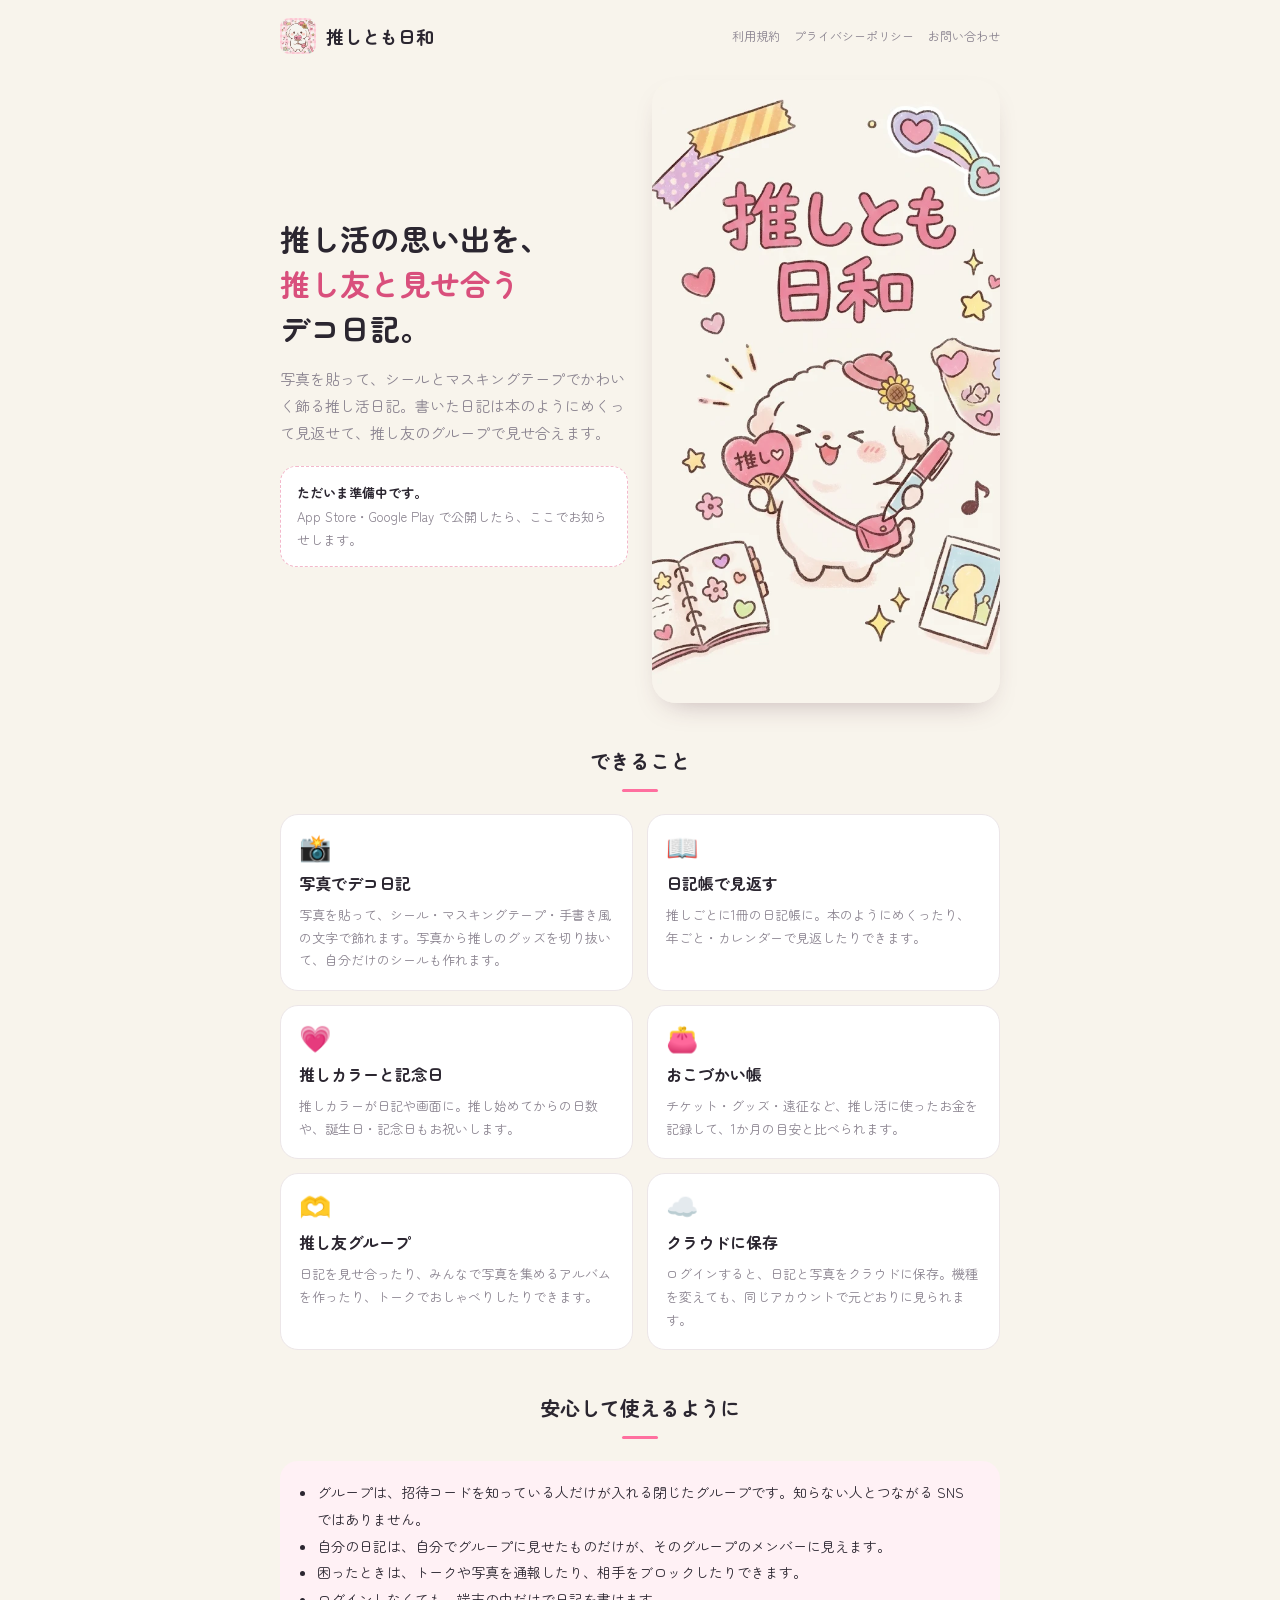
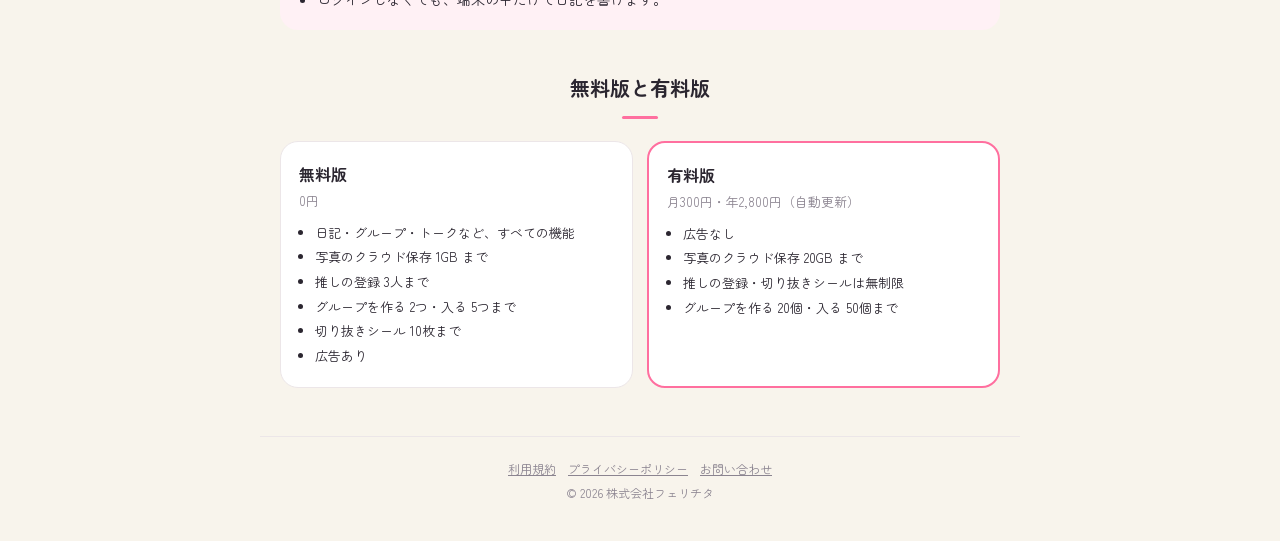
<file: index.html>
<!doctype html>
<html lang="ja">
<head>
<meta charset="utf-8">
<meta name="viewport" content="width=device-width, initial-scale=1">
<title>推しとも日和｜推し活の思い出を、推し友と見せ合うデコ日記</title>
<meta name="description" content="写真やシールでかわいくデコった推し活日記を残して、推し友のグループで見せ合えるアプリ「推しとも日和」。招待コードで入る、身内だけのグループです。">
<link rel="canonical" href="https://shuto20.github.io/oshitomo/">
<link rel="icon" href="favicon.png">
<meta property="og:title" content="推しとも日和">
<meta property="og:description" content="推し活の思い出を、推し友と見せ合うデコ日記">
<meta property="og:image" content="https://shuto20.github.io/oshitomo/hero.png">
<link rel="preconnect" href="https://fonts.googleapis.com">
<link rel="preconnect" href="https://fonts.gstatic.com" crossorigin>
<link href="https://fonts.googleapis.com/css2?family=Zen+Maru+Gothic:wght@500;700&display=swap" rel="stylesheet">
<link rel="stylesheet" href="style.css">
</head>
<body>
<div class="top"><a class="brand" href="./"><img src="icon.png" alt="">推しとも日和</a>
<nav><a href="terms.html">利用規約</a><a href="privacy.html">プライバシーポリシー</a><a href="support.html">お問い合わせ</a></nav></div>

<div class="hero">
  <div>
    <h1>推し活の思い出を、<br><span>推し友と見せ合う</span><br>デコ日記。</h1>
    <p class="lead">写真を貼って、シールとマスキングテープでかわいく飾る推し活日記。書いた日記は本のようにめくって見返せて、推し友のグループで見せ合えます。</p>
    <div class="badges"><b>ただいま準備中です。</b><br>App Store・Google Play で公開したら、ここでお知らせします。</div>
  </div>
  <div class="art"><img src="hero.png" alt="推しとも日和のキャラクター「おしともちゃん」" width="572" height="1024"></div>
</div>

<div class="section">
  <h2>できること</h2>
  <div class="features">
    <div class="feature"><div class="em">📸</div><h3>写真でデコ日記</h3><p>写真を貼って、シール・マスキングテープ・手書き風の文字で飾れます。写真から推しのグッズを切り抜いて、自分だけのシールも作れます。</p></div>
    <div class="feature"><div class="em">📖</div><h3>日記帳で見返す</h3><p>推しごとに1冊の日記帳に。本のようにめくったり、年ごと・カレンダーで見返したりできます。</p></div>
    <div class="feature"><div class="em">💗</div><h3>推しカラーと記念日</h3><p>推しカラーが日記や画面に。推し始めてからの日数や、誕生日・記念日もお祝いします。</p></div>
    <div class="feature"><div class="em">👛</div><h3>おこづかい帳</h3><p>チケット・グッズ・遠征など、推し活に使ったお金を記録して、1か月の目安と比べられます。</p></div>
    <div class="feature"><div class="em">🫶</div><h3>推し友グループ</h3><p>日記を見せ合ったり、みんなで写真を集めるアルバムを作ったり、トークでおしゃべりしたりできます。</p></div>
    <div class="feature"><div class="em">☁️</div><h3>クラウドに保存</h3><p>ログインすると、日記と写真をクラウドに保存。機種を変えても、同じアカウントで元どおりに見られます。</p></div>
  </div>
</div>

<div class="section">
  <h2>安心して使えるように</h2>
  <div class="safe"><ul>
    <li>グループは、招待コードを知っている人だけが入れる閉じたグループです。知らない人とつながる SNS ではありません。</li>
    <li>自分の日記は、自分でグループに見せたものだけが、そのグループのメンバーに見えます。</li>
    <li>困ったときは、トークや写真を通報したり、相手をブロックしたりできます。</li>
    <li>ログインしなくても、端末の中だけで日記を書けます。</li>
  </ul></div>
</div>

<div class="section">
  <h2>無料版と有料版</h2>
  <div class="plans">
    <div class="plan"><h3>無料版</h3><p class="price">0円</p><ul>
      <li>日記・グループ・トークなど、すべての機能</li>
      <li>写真のクラウド保存 1GB まで</li>
      <li>推しの登録 3人まで</li>
      <li>グループを作る 2つ・入る 5つまで</li>
      <li>切り抜きシール 10枚まで</li>
      <li>広告あり</li>
    </ul></div>
    <div class="plan paid"><h3>有料版</h3><p class="price">月300円・年2,800円（自動更新）</p><ul>
      <li>広告なし</li>
      <li>写真のクラウド保存 20GB まで</li>
      <li>推しの登録・切り抜きシールは無制限</li>
      <li>グループを作る 20個・入る 50個まで</li>
    </ul></div>
  </div>
</div>

<footer><a href="terms.html">利用規約</a><a href="privacy.html">プライバシーポリシー</a><a href="support.html">お問い合わせ</a><br>© 2026 株式会社フェリチタ</footer>
</body>
</html>
</file>
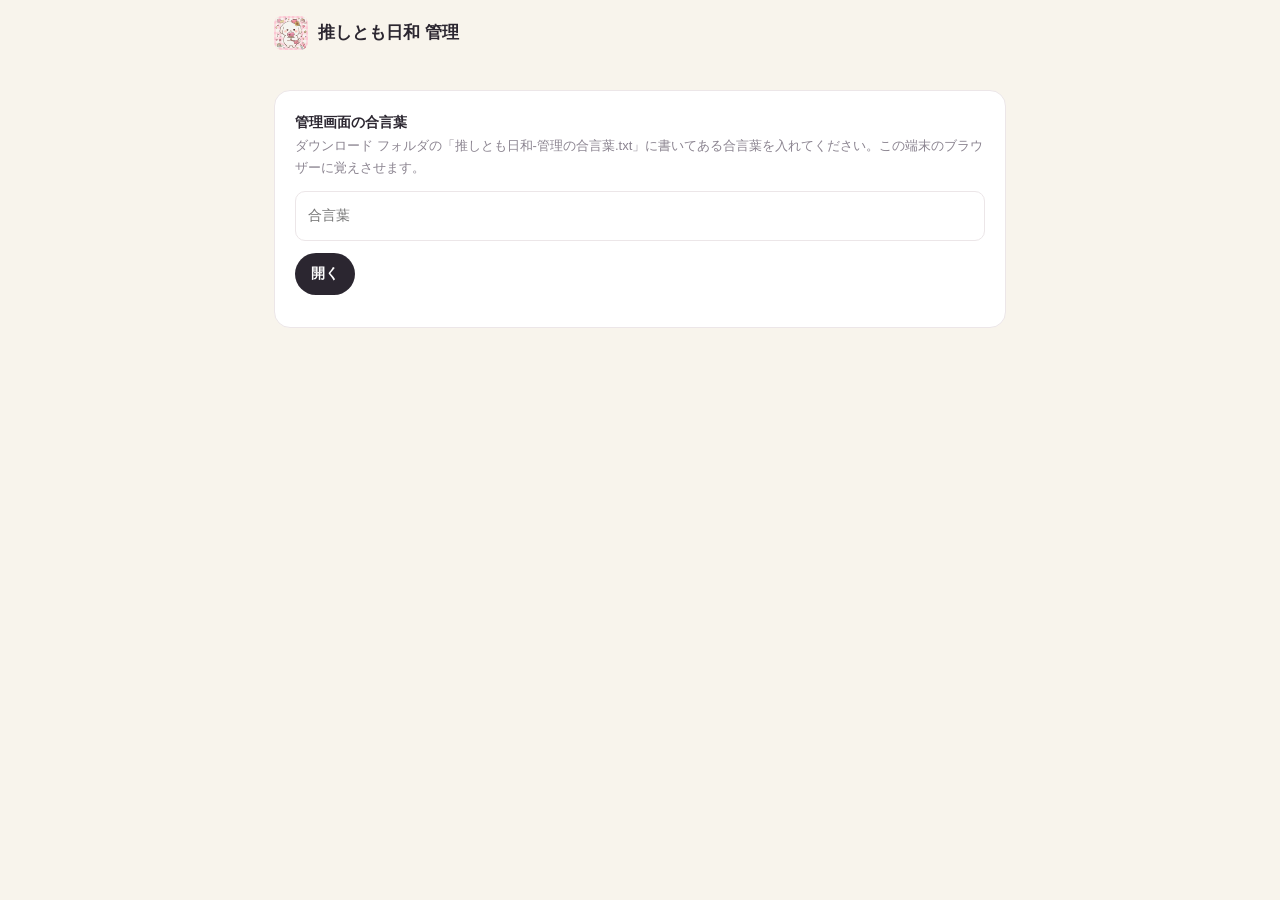
<file: admin.html>
<!doctype html>
<html lang="ja">
<head>
<meta charset="utf-8">
<meta name="viewport" content="width=device-width, initial-scale=1">
<meta name="robots" content="noindex, nofollow">
<title>推しとも日和 管理</title>
<link rel="icon" href="favicon.png">
<style>
  :root { --bg: #f8f4ec; --card: #fff; --ink: #2b2630; --sub: #8b8490; --line: #ece6e8; --accent: #ff6f9f; --deep: #d94f7c; --ok: #3f8a5f; --warn: #b9811f; --danger: #c43d3d; }
  * { box-sizing: border-box; margin: 0; padding: 0; }
  body { background: var(--bg); color: var(--ink); font-family: 'Hiragino Sans', 'Yu Gothic', 'Meiryo', sans-serif; font-size: 14px; line-height: 1.7; }
  button, input, textarea { font: inherit; color: inherit; }
  .wrap { max-width: 760px; margin: 0 auto; padding: 16px 14px 60px; }
  header { display: flex; align-items: center; gap: 10px; }
  header img { width: 34px; height: 34px; border-radius: 8px; }
  header h1 { font-size: 17px; }
  header .out { margin-left: auto; font-size: 12px; color: var(--sub); background: none; border: 0; text-decoration: underline; cursor: pointer; }
  .login { margin-top: 40px; background: var(--card); border-radius: 16px; padding: 20px; border: 1px solid var(--line); }
  .login p { color: var(--sub); font-size: 13px; }
  .login input { width: 100%; margin-top: 12px; padding: 12px; border-radius: 10px; border: 1px solid var(--line); background: #fff; }
  .btn { display: inline-block; border: 0; border-radius: 999px; padding: 9px 16px; font-weight: 700; cursor: pointer; background: var(--ink); color: #fff; }
  .btn.sub { background: #fff; color: var(--ink); border: 1px solid var(--line); }
  .btn.ok { background: var(--ok); }
  .btn.warn { background: var(--warn); }
  .btn.danger { background: var(--danger); }
  .btn:disabled { opacity: .4; }
  .tabs { display: flex; gap: 6px; margin-top: 18px; flex-wrap: wrap; }
  .tab { border: 1px solid var(--line); background: #fff; border-radius: 999px; padding: 6px 14px; cursor: pointer; font-size: 13px; }
  .tab[aria-selected="true"] { background: var(--accent); color: #fff; border-color: var(--accent); font-weight: 700; }
  .count { margin-left: 4px; font-size: 11px; background: #fff; color: var(--deep); border-radius: 999px; padding: 0 6px; }
  .card { margin-top: 14px; background: var(--card); border-radius: 16px; padding: 16px; border: 1px solid var(--line); }
  .head { display: flex; flex-wrap: wrap; gap: 6px; align-items: center; }
  .badge { font-size: 11px; font-weight: 700; padding: 1px 9px; border-radius: 999px; background: #ffe3ec; color: var(--deep); }
  .badge.gray { background: #eee; color: var(--sub); }
  .badge.st-ok { background: #e3f3e9; color: var(--ok); }
  .badge.st-removed, .badge.st-banned { background: #fbe9e9; color: var(--danger); }
  .time { margin-left: auto; color: var(--sub); font-size: 12px; }
  .meta { margin-top: 8px; font-size: 13px; color: var(--sub); }
  .meta b { color: var(--ink); }
  .reason { margin-top: 8px; padding: 8px 10px; border-radius: 10px; background: #fff7e8; font-size: 13px; }
  .content { margin-top: 10px; border: 1px dashed var(--line); border-radius: 12px; padding: 10px; }
  .content img { display: block; max-width: 100%; max-height: 360px; border-radius: 8px; margin-top: 6px; }
  .content .text { white-space: pre-wrap; word-break: break-word; }
  .content .gone { color: var(--sub); font-size: 12px; }
  .note { width: 100%; margin-top: 10px; padding: 8px 10px; border-radius: 10px; border: 1px solid var(--line); }
  .acts { display: flex; flex-wrap: wrap; gap: 8px; margin-top: 10px; }
  .done { margin-top: 8px; font-size: 12px; color: var(--sub); }
  .empty { margin-top: 30px; text-align: center; color: var(--sub); }
  .err { margin-top: 12px; color: var(--danger); font-size: 13px; }
  .hint { margin-top: 18px; font-size: 12px; color: var(--sub); }
</style>
</head>
<body>
<div class="wrap">
  <header><img src="icon.png" alt=""><h1>推しとも日和 管理</h1><button class="out" id="out" hidden>合言葉を消す</button></header>

  <div class="login" id="login" hidden>
    <b>管理画面の合言葉</b>
    <p>ダウンロード フォルダの「推しとも日和-管理の合言葉.txt」に書いてある合言葉を入れてください。この端末のブラウザーに覚えさせます。</p>
    <input id="key" type="password" autocomplete="off" placeholder="合言葉">
    <div style="margin-top:12px"><button class="btn" id="enter">開く</button></div>
    <div class="err" id="loginErr"></div>
  </div>

  <div id="main" hidden>
    <div class="tabs" role="tablist">
      <button class="tab" role="tab" data-tab="open" aria-selected="true">未対応<span class="count" id="openCount">0</span></button>
      <button class="tab" role="tab" data-tab="done">対応済み</button>
      <button class="tab" role="tab" data-tab="bans">利用停止中</button>
      <button class="tab" id="reload" style="margin-left:auto">↻ 読み直す</button>
    </div>
    <div class="err" id="err"></div>
    <div id="list"></div>
    <p class="hint">「問題なし」：何もせず閉じる。「内容を消す」：その日記・写真・コメント・トークを消す。「利用を止める」：書いた人のグループへの書き込み（投稿・写真・コメント・トーク・♡・グループの作成や参加）を止める。同じ中身への通報はまとめて閉じます。</p>
  </div>
</div>

<script>
const FN = 'https://exsgqczdfxzgcivfkate.supabase.co/functions/v1/oshitecho-admin';
const ANON = 'sb_publishable_mK0wqRDb_XpeT4Jj8eN8BA_hpUKACBl';
const STORE = 'oshitomo-admin-key';
const KIND = { post: '日記', photo: 'アルバムの写真', comment: 'コメント', message: 'トーク', user: 'メンバー' };
const STATUS = { ok: '問題なし', removed: '内容を消した', banned: '利用を止めた' };
const $ = (id) => document.getElementById(id);
let key = null;
let tab = 'open';
try { key = localStorage.getItem(STORE); } catch {}

const esc = (s) => String(s ?? '').replace(/[&<>"']/g, (c) => ({ '&': '&amp;', '<': '&lt;', '>': '&gt;', '"': '&quot;', "'": '&#39;' }[c]));
const when = (s) => { if (!s) return ''; const d = new Date(s); return `${d.getMonth() + 1}/${d.getDate()} ${d.getHours()}:${String(d.getMinutes()).padStart(2, '0')}`; };

async function call(action, body = {}) {
  const res = await fetch(FN, {
    method: 'POST',
    headers: { 'Content-Type': 'application/json', apikey: ANON, 'x-admin-key': key ?? '' },
    body: JSON.stringify({ action, ...body }),
  });
  const json = await res.json().catch(() => ({}));
  if (res.status === 401) { showLogin('合言葉が違います'); throw new Error('合言葉が違います'); }
  if (!res.ok) throw new Error(json.error || `エラー（${res.status}）`);
  return json;
}

function showLogin(msg = '') {
  $('login').hidden = false; $('main').hidden = true; $('out').hidden = true; $('loginErr').textContent = msg;
}
function showMain() { $('login').hidden = true; $('main').hidden = false; $('out').hidden = false; }

async function load() {
  $('err').textContent = '';
  $('list').innerHTML = '<p class="empty">読み込んでいます…</p>';
  try {
    if (tab === 'bans') return renderBans((await call('bans')).bans);
    const r = await call('list', { status: tab });
    $('openCount').textContent = r.open;
    renderReports(r.reports);
  } catch (e) {
    $('list').innerHTML = '';
    $('err').textContent = e.message;
  }
}

function renderReports(list) {
  if (!list.length) { $('list').innerHTML = `<p class="empty">${tab === 'open' ? '未対応の通報はありません' : '対応済みの通報はありません'}</p>`; return; }
  $('list').innerHTML = list.map((r) => `
    <div class="card" data-id="${r.id}">
      <div class="head">
        <span class="badge">${esc(KIND[r.kind] ?? r.kind)}</span>
        ${r.same > 1 ? `<span class="badge gray">同じ中身への通報 ${r.same}件</span>` : ''}
        ${r.status !== 'open' ? `<span class="badge st-${r.status}">${esc(STATUS[r.status])}</span>` : ''}
        ${r.author?.banned ? '<span class="badge st-banned">書いた人は利用停止中</span>' : ''}
        <span class="time">${when(r.createdAt)}</span>
      </div>
      <div class="meta">
        ${r.group ? `グループ：<b>${esc(r.group.name)}</b>　` : ''}
        ${r.author ? `${r.kind === 'user' ? '通報されたメンバー' : '書いた人'}：<b>${esc(r.author.name)}</b>　` : ''}
        通報した人：${esc(r.reporter.name)}
      </div>
      ${r.reason ? `<div class="reason">理由：${esc(r.reason)}</div>` : ''}
      ${r.kind === 'user' ? '' : `<div class="content">
        ${r.deleted ? '<div class="gone">（この中身はもう消されています）</div>' : ''}
        ${r.text ? `<div class="text">${esc(r.text)}</div>` : ''}
        ${r.image ? `<a href="${esc(r.image)}" target="_blank" rel="noopener"><img src="${esc(r.image)}" alt="通報された画像"></a>` : ''}
        ${!r.text && !r.image && !r.deleted ? '<div class="gone">（文字・画像なし）</div>' : ''}
      </div>`}
      ${r.status === 'open' ? `
        <input class="note" placeholder="メモ（任意。何をしたか・理由）" maxlength="300">
        <div class="acts">
          <button class="btn ok" data-act="resolve">問題なし</button>
          ${r.kind !== 'user' && !r.deleted ? '<button class="btn warn" data-act="remove">内容を消す</button>' : ''}
          ${r.author && !r.author.banned ? `<button class="btn danger" data-act="ban">${r.kind !== 'user' && !r.deleted ? '消して利用を止める' : '利用を止める'}</button>` : ''}
        </div>` : `<div class="done">${when(r.handledAt)} に対応${r.note ? `：${esc(r.note)}` : ''}</div>`}
    </div>`).join('');
}

function renderBans(list) {
  if (!list.length) { $('list').innerHTML = '<p class="empty">利用を止めている人はいません</p>'; return; }
  $('list').innerHTML = list.map((b) => `
    <div class="card">
      <div class="head"><b>${esc(b.name)}</b><span class="time">${when(b.createdAt)} から</span></div>
      ${b.reason ? `<div class="meta">${esc(b.reason)}</div>` : ''}
      <div class="acts"><button class="btn sub" data-unban="${b.userId}">停止を解除する</button></div>
    </div>`).join('');
}

$('list').addEventListener('click', async (e) => {
  const btn = e.target.closest('button');
  if (!btn) return;
  if (btn.dataset.unban) {
    if (!confirm('利用の停止を解除しますか？')) return;
    btn.disabled = true;
    try { await call('unban', { userId: btn.dataset.unban }); load(); } catch (err) { $('err').textContent = err.message; btn.disabled = false; }
    return;
  }
  const act = btn.dataset.act;
  if (!act) return;
  const card = btn.closest('.card');
  const note = card.querySelector('.note')?.value ?? '';
  const ask = { resolve: '問題なしとして閉じますか？', remove: 'この中身を消しますか？（元に戻せません）', ban: '書いた人の利用を止めますか？' }[act];
  if (!confirm(ask)) return;
  card.querySelectorAll('button').forEach((b) => (b.disabled = true));
  try {
    await call(act, { id: card.dataset.id, note, remove: act === 'ban' });
    load();
  } catch (err) {
    $('err').textContent = err.message;
    card.querySelectorAll('button').forEach((b) => (b.disabled = false));
  }
});

document.querySelectorAll('.tab[data-tab]').forEach((t) => t.addEventListener('click', () => {
  tab = t.dataset.tab;
  document.querySelectorAll('.tab[data-tab]').forEach((x) => x.setAttribute('aria-selected', String(x === t)));
  load();
}));
$('reload').addEventListener('click', load);
$('enter').addEventListener('click', async () => {
  key = $('key').value.trim();
  if (!key) return;
  try { await call('list', { status: 'open' }); } catch { return; }
  try { localStorage.setItem(STORE, key); } catch {}
  $('key').value = '';
  showMain(); load();
});
$('key').addEventListener('keydown', (e) => e.key === 'Enter' && $('enter').click());
$('out').addEventListener('click', () => {
  if (!confirm('この端末から合言葉を消しますか？')) return;
  try { localStorage.removeItem(STORE); } catch {}
  key = null; showLogin();
});

if (key) { showMain(); load(); } else showLogin();
</script>
</body>
</html>
</file>
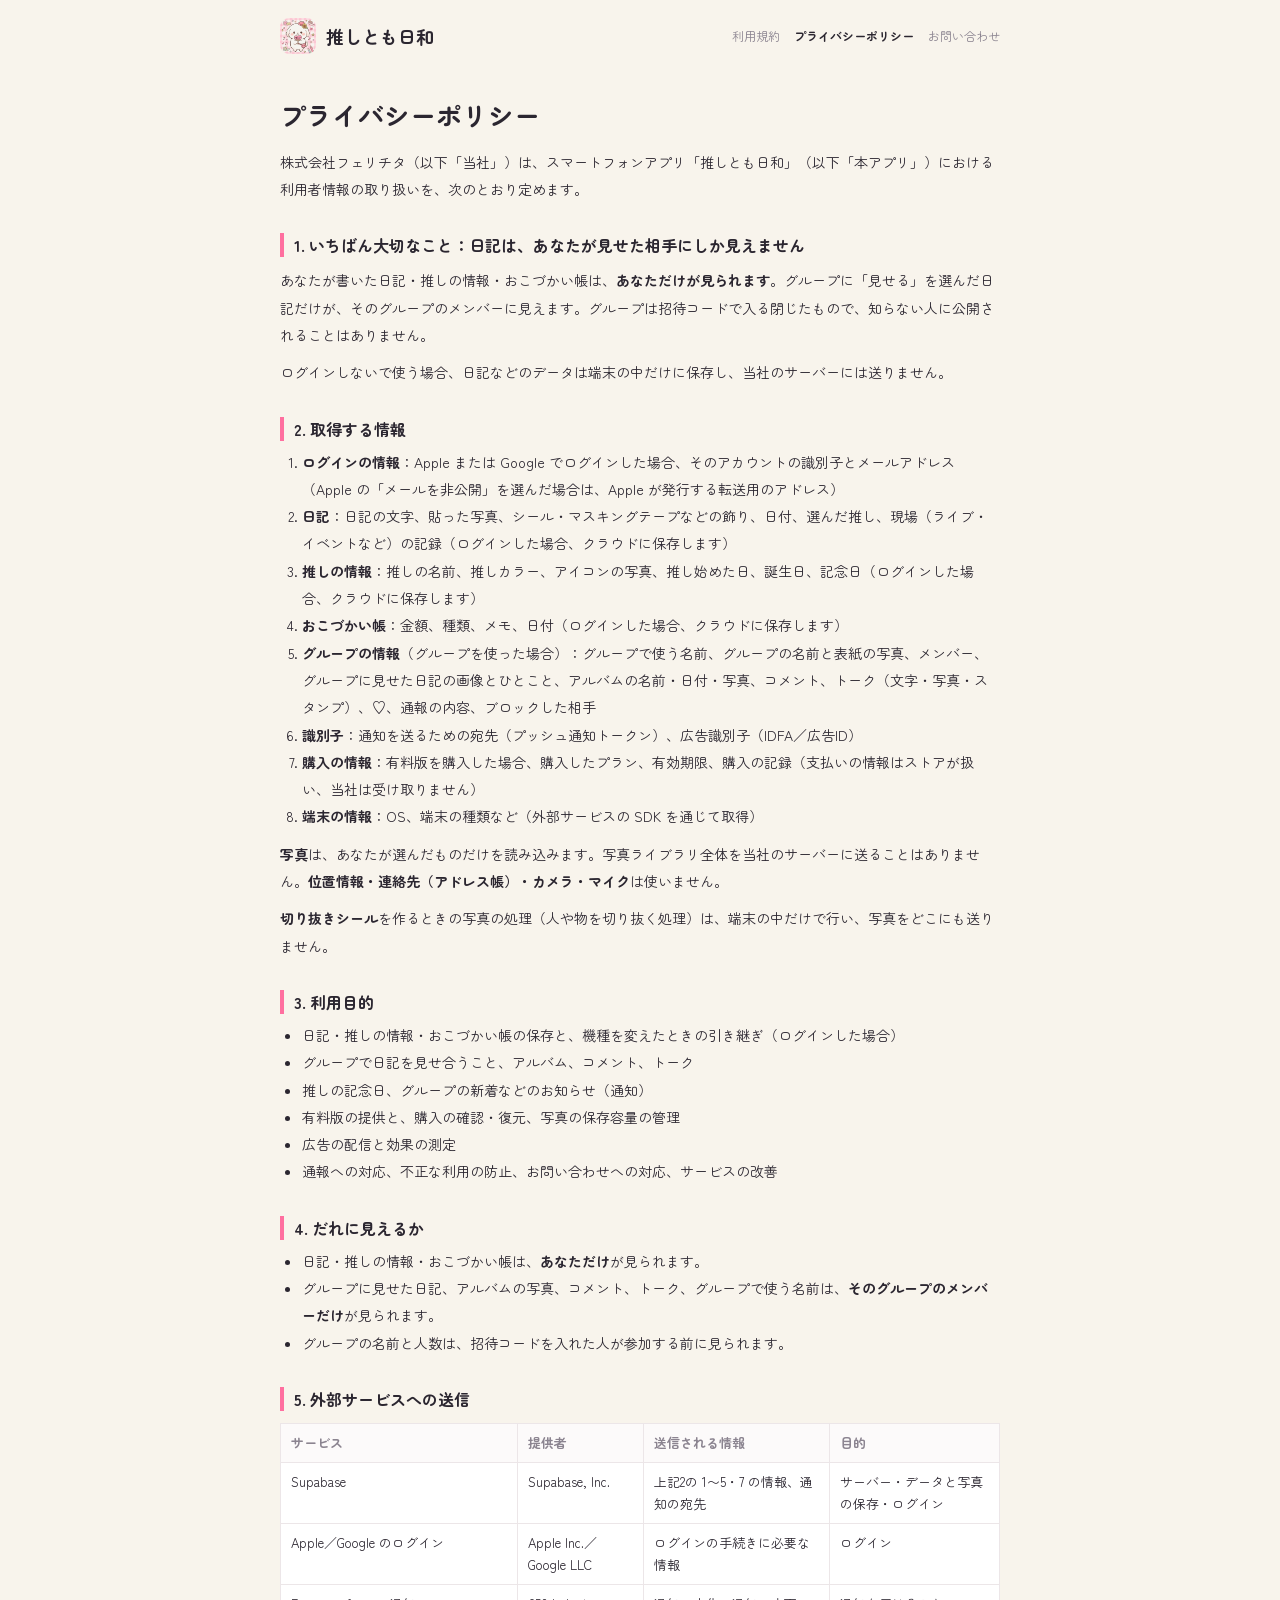
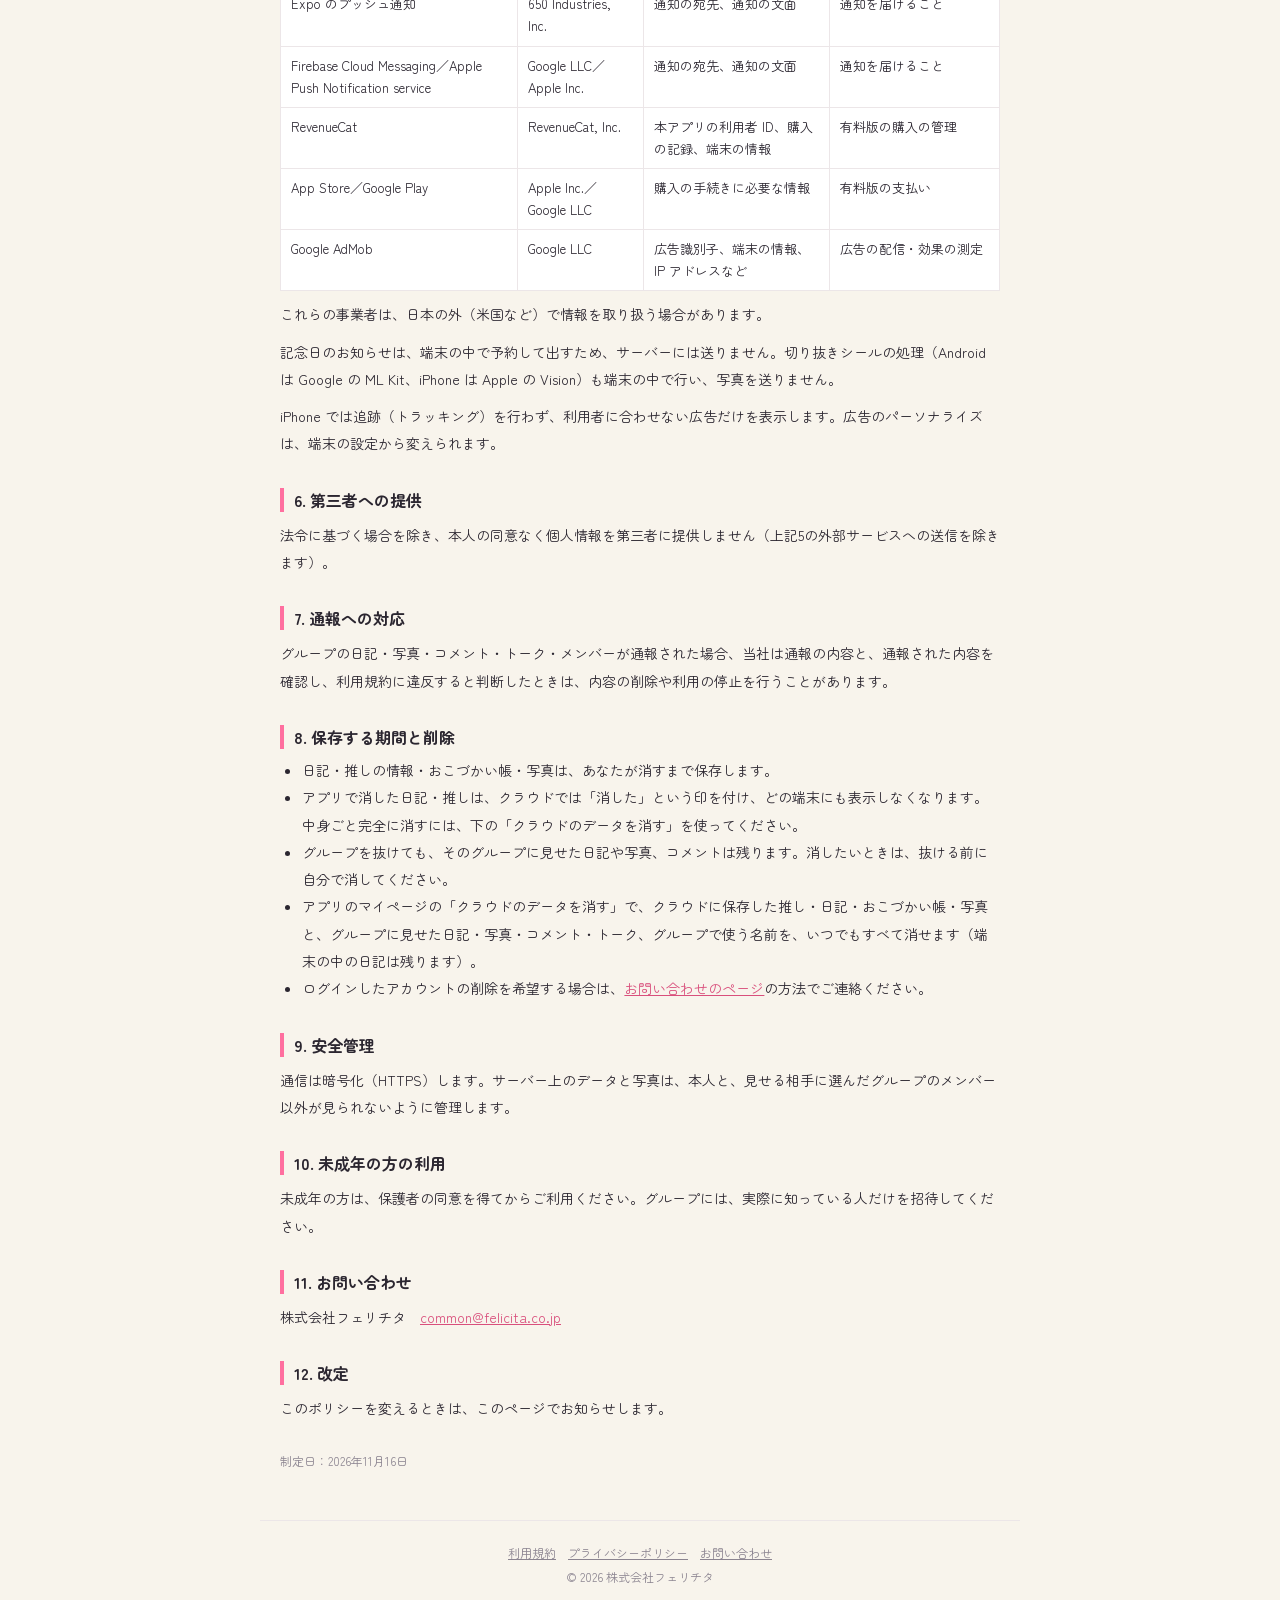
<file: privacy.html>
<!doctype html>
<html lang="ja">
<head>
<meta charset="utf-8">
<meta name="viewport" content="width=device-width, initial-scale=1">
<title>プライバシーポリシー｜推しとも日和</title>
<meta name="description" content="推し活日記アプリ「推しとも日和」のプライバシーポリシーです。">
<link rel="canonical" href="https://shuto20.github.io/oshitomo/privacy.html">
<link rel="icon" href="favicon.png">
<link rel="preconnect" href="https://fonts.googleapis.com">
<link rel="preconnect" href="https://fonts.gstatic.com" crossorigin>
<link href="https://fonts.googleapis.com/css2?family=Zen+Maru+Gothic:wght@500;700&display=swap" rel="stylesheet">
<link rel="stylesheet" href="style.css">
</head>
<body>
<div class="top"><a class="brand" href="./"><img src="icon.png" alt="">推しとも日和</a>
<nav><a href="terms.html">利用規約</a><a href="privacy.html" aria-current="page">プライバシーポリシー</a><a href="support.html">お問い合わせ</a></nav></div>
<main class="doc">

<h1>プライバシーポリシー</h1>
<p>株式会社フェリチタ（以下「当社」）は、スマートフォンアプリ「推しとも日和」（以下「本アプリ」）における利用者情報の取り扱いを、次のとおり定めます。</p>

<h2>1. いちばん大切なこと：日記は、あなたが見せた相手にしか見えません</h2>
<p>あなたが書いた日記・推しの情報・おこづかい帳は、<b>あなただけが見られます</b>。グループに「見せる」を選んだ日記だけが、そのグループのメンバーに見えます。グループは招待コードで入る閉じたもので、知らない人に公開されることはありません。</p>
<p>ログインしないで使う場合、日記などのデータは端末の中だけに保存し、当社のサーバーには送りません。</p>

<h2>2. 取得する情報</h2>
<ol>
<li><b>ログインの情報</b>：Apple または Google でログインした場合、そのアカウントの識別子とメールアドレス（Apple の「メールを非公開」を選んだ場合は、Apple が発行する転送用のアドレス）</li>
<li><b>日記</b>：日記の文字、貼った写真、シール・マスキングテープなどの飾り、日付、選んだ推し、現場（ライブ・イベントなど）の記録（ログインした場合、クラウドに保存します）</li>
<li><b>推しの情報</b>：推しの名前、推しカラー、アイコンの写真、推し始めた日、誕生日、記念日（ログインした場合、クラウドに保存します）</li>
<li><b>おこづかい帳</b>：金額、種類、メモ、日付（ログインした場合、クラウドに保存します）</li>
<li><b>グループの情報</b>（グループを使った場合）：グループで使う名前、グループの名前と表紙の写真、メンバー、グループに見せた日記の画像とひとこと、アルバムの名前・日付・写真、コメント、トーク（文字・写真・スタンプ）、♡、通報の内容、ブロックした相手</li>
<li><b>識別子</b>：通知を送るための宛先（プッシュ通知トークン）、広告識別子（IDFA／広告ID）</li>
<li><b>購入の情報</b>：有料版を購入した場合、購入したプラン、有効期限、購入の記録（支払いの情報はストアが扱い、当社は受け取りません）</li>
<li><b>端末の情報</b>：OS、端末の種類など（外部サービスの SDK を通じて取得）</li>
</ol>
<p><b>写真</b>は、あなたが選んだものだけを読み込みます。写真ライブラリ全体を当社のサーバーに送ることはありません。<b>位置情報・連絡先（アドレス帳）・カメラ・マイク</b>は使いません。</p>
<p><b>切り抜きシール</b>を作るときの写真の処理（人や物を切り抜く処理）は、端末の中だけで行い、写真をどこにも送りません。</p>

<h2>3. 利用目的</h2>
<ul>
<li>日記・推しの情報・おこづかい帳の保存と、機種を変えたときの引き継ぎ（ログインした場合）</li>
<li>グループで日記を見せ合うこと、アルバム、コメント、トーク</li>
<li>推しの記念日、グループの新着などのお知らせ（通知）</li>
<li>有料版の提供と、購入の確認・復元、写真の保存容量の管理</li>
<li>広告の配信と効果の測定</li>
<li>通報への対応、不正な利用の防止、お問い合わせへの対応、サービスの改善</li>
</ul>

<h2>4. だれに見えるか</h2>
<ul>
<li>日記・推しの情報・おこづかい帳は、<b>あなただけ</b>が見られます。</li>
<li>グループに見せた日記、アルバムの写真、コメント、トーク、グループで使う名前は、<b>そのグループのメンバーだけ</b>が見られます。</li>
<li>グループの名前と人数は、招待コードを入れた人が参加する前に見られます。</li>
</ul>

<h2>5. 外部サービスへの送信</h2>
<div class="wide"><table>
<tr><th>サービス</th><th>提供者</th><th>送信される情報</th><th>目的</th></tr>
<tr><td>Supabase</td><td>Supabase, Inc.</td><td>上記2の 1〜5・7 の情報、通知の宛先</td><td>サーバー・データと写真の保存・ログイン</td></tr>
<tr><td>Apple／Google のログイン</td><td>Apple Inc.／Google LLC</td><td>ログインの手続きに必要な情報</td><td>ログイン</td></tr>
<tr><td>Expo のプッシュ通知</td><td>650 Industries, Inc.</td><td>通知の宛先、通知の文面</td><td>通知を届けること</td></tr>
<tr><td>Firebase Cloud Messaging／Apple Push Notification service</td><td>Google LLC／Apple Inc.</td><td>通知の宛先、通知の文面</td><td>通知を届けること</td></tr>
<tr><td>RevenueCat</td><td>RevenueCat, Inc.</td><td>本アプリの利用者 ID、購入の記録、端末の情報</td><td>有料版の購入の管理</td></tr>
<tr><td>App Store／Google Play</td><td>Apple Inc.／Google LLC</td><td>購入の手続きに必要な情報</td><td>有料版の支払い</td></tr>
<tr><td>Google AdMob</td><td>Google LLC</td><td>広告識別子、端末の情報、IP アドレスなど</td><td>広告の配信・効果の測定</td></tr>
</table></div>
<p>これらの事業者は、日本の外（米国など）で情報を取り扱う場合があります。</p>
<p>記念日のお知らせは、端末の中で予約して出すため、サーバーには送りません。切り抜きシールの処理（Android は Google の ML Kit、iPhone は Apple の Vision）も端末の中で行い、写真を送りません。</p>
<p>iPhone では追跡（トラッキング）を行わず、利用者に合わせない広告だけを表示します。広告のパーソナライズは、端末の設定から変えられます。</p>

<h2>6. 第三者への提供</h2>
<p>法令に基づく場合を除き、本人の同意なく個人情報を第三者に提供しません（上記5の外部サービスへの送信を除きます）。</p>

<h2>7. 通報への対応</h2>
<p>グループの日記・写真・コメント・トーク・メンバーが通報された場合、当社は通報の内容と、通報された内容を確認し、利用規約に違反すると判断したときは、内容の削除や利用の停止を行うことがあります。</p>

<h2>8. 保存する期間と削除</h2>
<ul>
<li>日記・推しの情報・おこづかい帳・写真は、あなたが消すまで保存します。</li>
<li>アプリで消した日記・推しは、クラウドでは「消した」という印を付け、どの端末にも表示しなくなります。中身ごと完全に消すには、下の「クラウドのデータを消す」を使ってください。</li>
<li>グループを抜けても、そのグループに見せた日記や写真、コメントは残ります。消したいときは、抜ける前に自分で消してください。</li>
<li>アプリのマイページの「クラウドのデータを消す」で、クラウドに保存した推し・日記・おこづかい帳・写真と、グループに見せた日記・写真・コメント・トーク、グループで使う名前を、いつでもすべて消せます（端末の中の日記は残ります）。</li>
<li>ログインしたアカウントの削除を希望する場合は、<a href="support.html#delete">お問い合わせのページ</a>の方法でご連絡ください。</li>
</ul>

<h2>9. 安全管理</h2>
<p>通信は暗号化（HTTPS）します。サーバー上のデータと写真は、本人と、見せる相手に選んだグループのメンバー以外が見られないように管理します。</p>

<h2>10. 未成年の方の利用</h2>
<p>未成年の方は、保護者の同意を得てからご利用ください。グループには、実際に知っている人だけを招待してください。</p>

<h2>11. お問い合わせ</h2>
<p>株式会社フェリチタ　<a href="mailto:common@felicita.co.jp">common@felicita.co.jp</a></p>

<h2>12. 改定</h2>
<p>このポリシーを変えるときは、このページでお知らせします。</p>
<p class="note">制定日：2026年11月16日</p>
</main>
<footer><a href="terms.html">利用規約</a><a href="privacy.html">プライバシーポリシー</a><a href="support.html">お問い合わせ</a><br>© 2026 株式会社フェリチタ</footer>
</body>
</html>
</file>
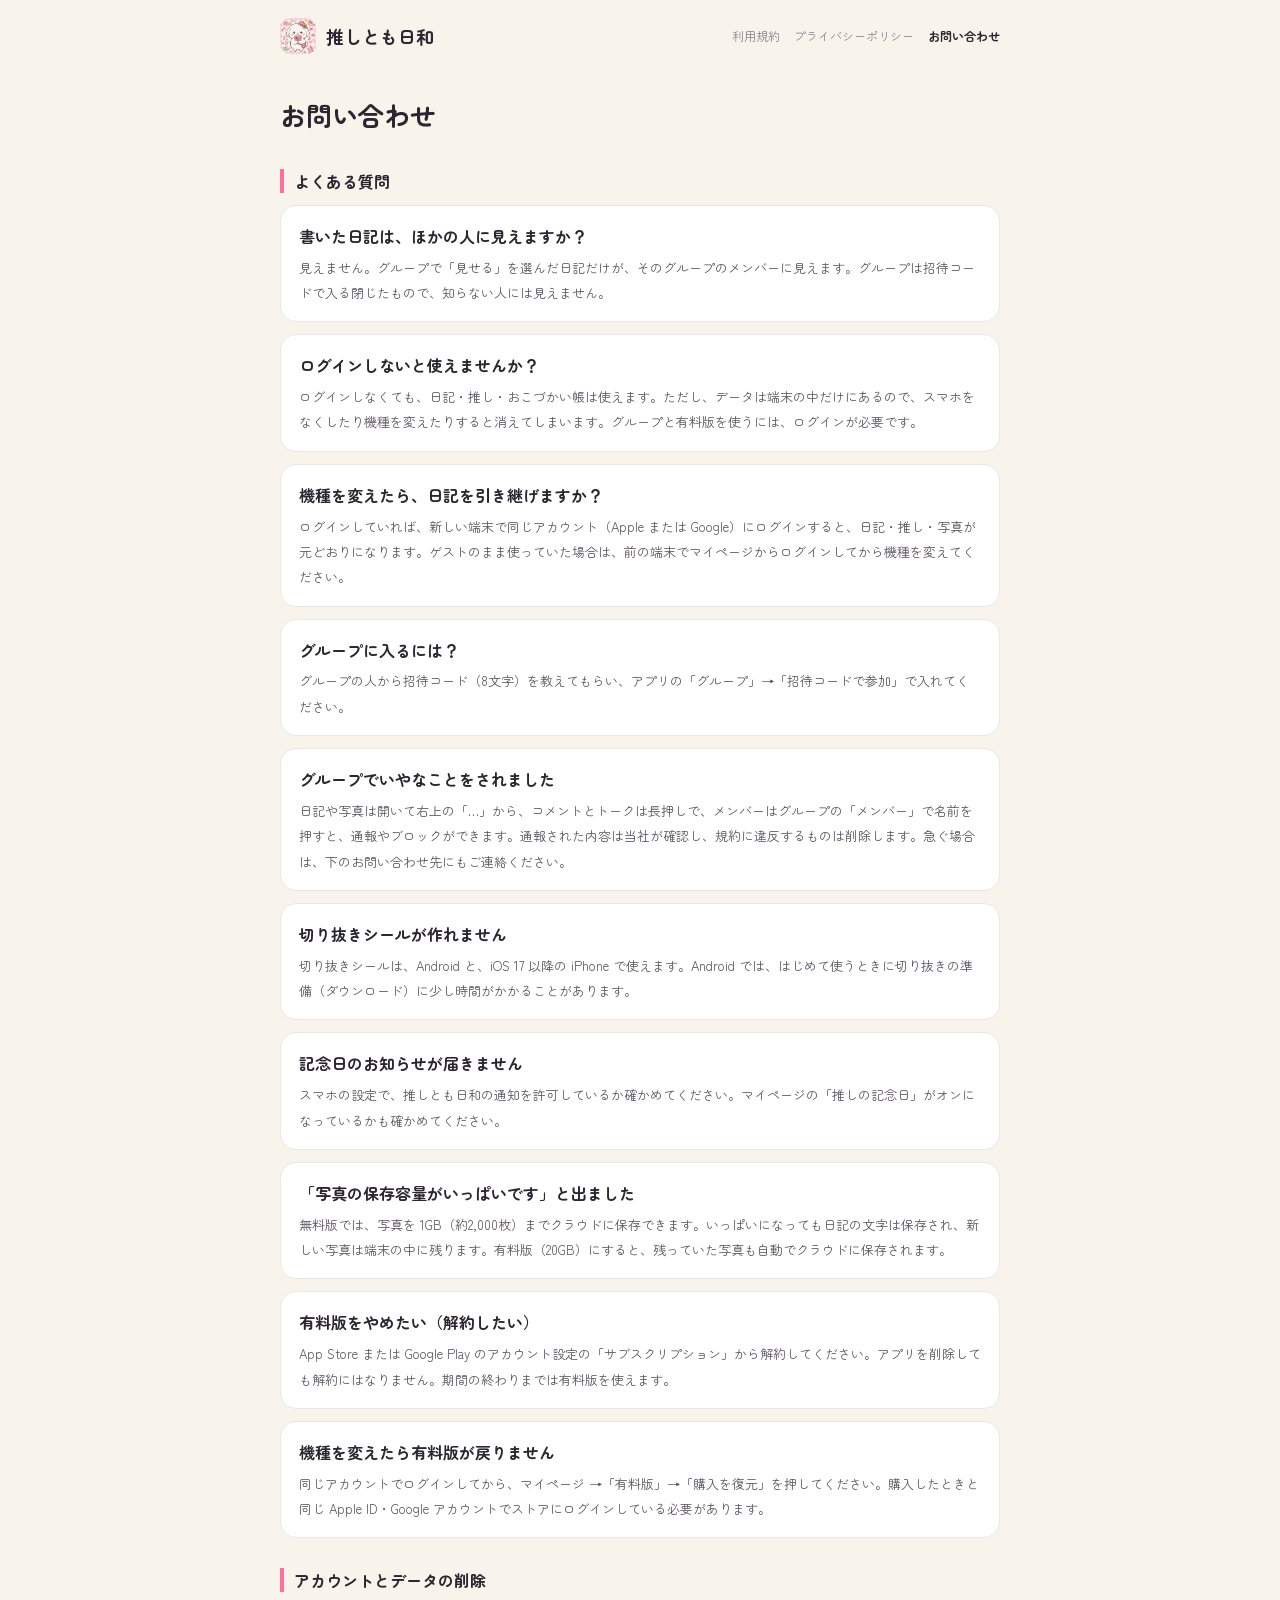
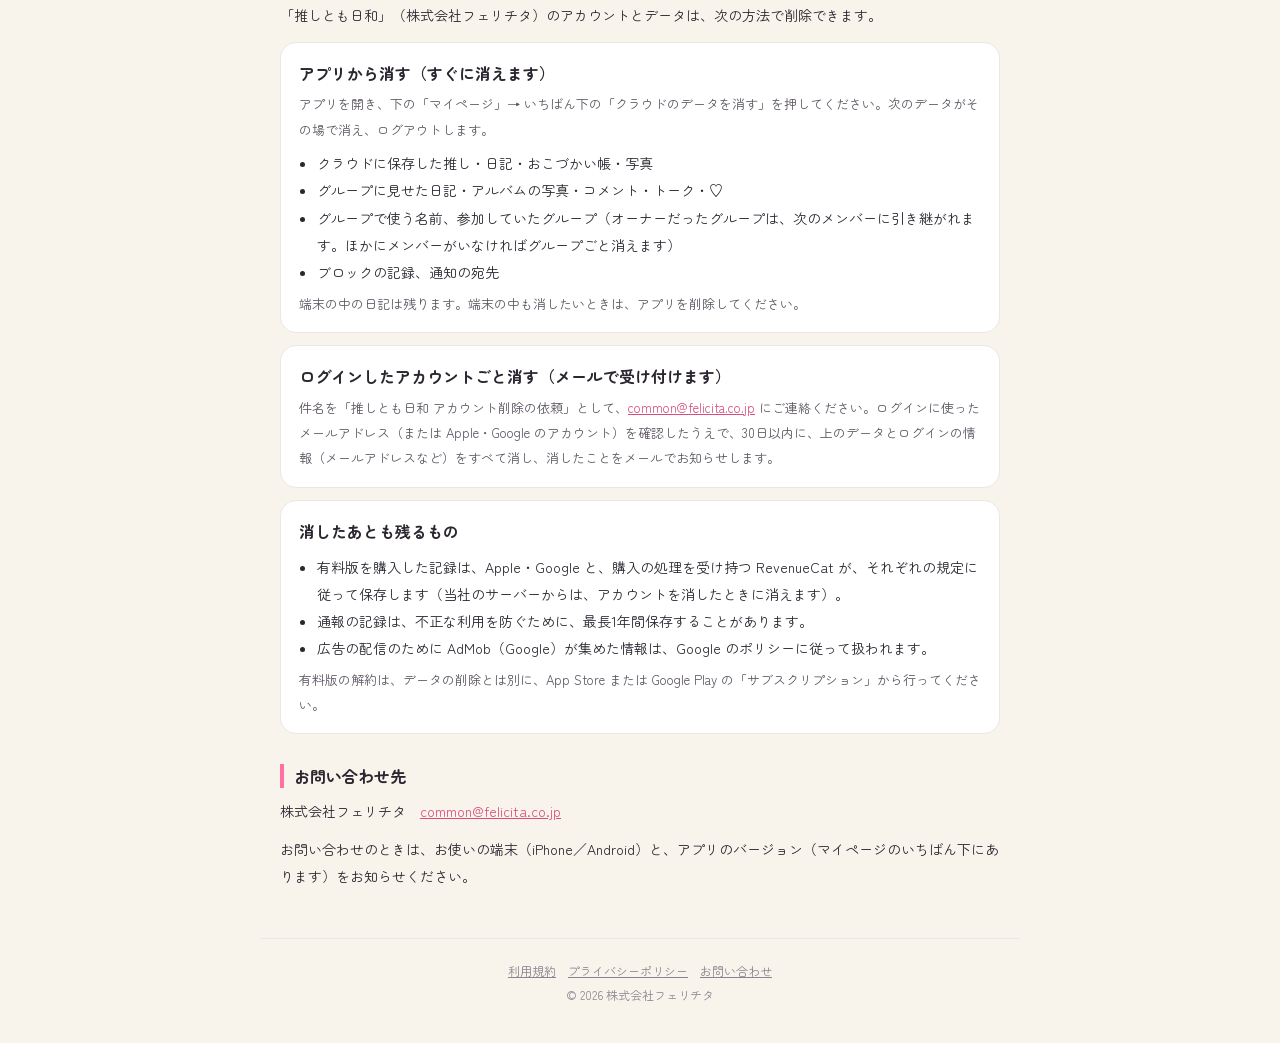
<file: support.html>
<!doctype html>
<html lang="ja">
<head>
<meta charset="utf-8">
<meta name="viewport" content="width=device-width, initial-scale=1">
<title>お問い合わせ｜推しとも日和</title>
<meta name="description" content="推し活日記アプリ「推しとも日和」のよくある質問とお問い合わせ先、アカウントとデータの削除の方法です。">
<link rel="canonical" href="https://shuto20.github.io/oshitomo/support.html">
<link rel="icon" href="favicon.png">
<link rel="preconnect" href="https://fonts.googleapis.com">
<link rel="preconnect" href="https://fonts.gstatic.com" crossorigin>
<link href="https://fonts.googleapis.com/css2?family=Zen+Maru+Gothic:wght@500;700&display=swap" rel="stylesheet">
<link rel="stylesheet" href="style.css">
</head>
<body>
<div class="top"><a class="brand" href="./"><img src="icon.png" alt="">推しとも日和</a>
<nav><a href="terms.html">利用規約</a><a href="privacy.html">プライバシーポリシー</a><a href="support.html" aria-current="page">お問い合わせ</a></nav></div>
<main class="doc">

<h1>お問い合わせ</h1>

<h2>よくある質問</h2>
<div class="card"><b>書いた日記は、ほかの人に見えますか？</b><p>見えません。グループで「見せる」を選んだ日記だけが、そのグループのメンバーに見えます。グループは招待コードで入る閉じたもので、知らない人には見えません。</p></div>
<div class="card"><b>ログインしないと使えませんか？</b><p>ログインしなくても、日記・推し・おこづかい帳は使えます。ただし、データは端末の中だけにあるので、スマホをなくしたり機種を変えたりすると消えてしまいます。グループと有料版を使うには、ログインが必要です。</p></div>
<div class="card"><b>機種を変えたら、日記を引き継げますか？</b><p>ログインしていれば、新しい端末で同じアカウント（Apple または Google）にログインすると、日記・推し・写真が元どおりになります。ゲストのまま使っていた場合は、前の端末でマイページからログインしてから機種を変えてください。</p></div>
<div class="card"><b>グループに入るには？</b><p>グループの人から招待コード（8文字）を教えてもらい、アプリの「グループ」→「招待コードで参加」で入れてください。</p></div>
<div class="card"><b>グループでいやなことをされました</b><p>日記や写真は開いて右上の「…」から、コメントとトークは長押しで、メンバーはグループの「メンバー」で名前を押すと、通報やブロックができます。通報された内容は当社が確認し、規約に違反するものは削除します。急ぐ場合は、下のお問い合わせ先にもご連絡ください。</p></div>
<div class="card"><b>切り抜きシールが作れません</b><p>切り抜きシールは、Android と、iOS 17 以降の iPhone で使えます。Android では、はじめて使うときに切り抜きの準備（ダウンロード）に少し時間がかかることがあります。</p></div>
<div class="card"><b>記念日のお知らせが届きません</b><p>スマホの設定で、推しとも日和の通知を許可しているか確かめてください。マイページの「推しの記念日」がオンになっているかも確かめてください。</p></div>
<div class="card"><b>「写真の保存容量がいっぱいです」と出ました</b><p>無料版では、写真を 1GB（約2,000枚）までクラウドに保存できます。いっぱいになっても日記の文字は保存され、新しい写真は端末の中に残ります。有料版（20GB）にすると、残っていた写真も自動でクラウドに保存されます。</p></div>
<div class="card"><b>有料版をやめたい（解約したい）</b><p>App Store または Google Play のアカウント設定の「サブスクリプション」から解約してください。アプリを削除しても解約にはなりません。期間の終わりまでは有料版を使えます。</p></div>
<div class="card"><b>機種を変えたら有料版が戻りません</b><p>同じアカウントでログインしてから、マイページ →「有料版」→「購入を復元」を押してください。購入したときと同じ Apple ID・Google アカウントでストアにログインしている必要があります。</p></div>

<h2 id="delete">アカウントとデータの削除</h2>
<p>「推しとも日和」（株式会社フェリチタ）のアカウントとデータは、次の方法で削除できます。</p>
<div class="card"><b>アプリから消す（すぐに消えます）</b><p>アプリを開き、下の「マイページ」→ いちばん下の「クラウドのデータを消す」を押してください。次のデータがその場で消え、ログアウトします。</p>
<ul>
<li>クラウドに保存した推し・日記・おこづかい帳・写真</li>
<li>グループに見せた日記・アルバムの写真・コメント・トーク・♡</li>
<li>グループで使う名前、参加していたグループ（オーナーだったグループは、次のメンバーに引き継がれます。ほかにメンバーがいなければグループごと消えます）</li>
<li>ブロックの記録、通知の宛先</li>
</ul>
<p>端末の中の日記は残ります。端末の中も消したいときは、アプリを削除してください。</p></div>
<div class="card"><b>ログインしたアカウントごと消す（メールで受け付けます）</b><p>件名を「推しとも日和 アカウント削除の依頼」として、<a href="mailto:common@felicita.co.jp">common@felicita.co.jp</a> にご連絡ください。ログインに使ったメールアドレス（または Apple・Google のアカウント）を確認したうえで、30日以内に、上のデータとログインの情報（メールアドレスなど）をすべて消し、消したことをメールでお知らせします。</p></div>
<div class="card"><b>消したあとも残るもの</b><ul>
<li>有料版を購入した記録は、Apple・Google と、購入の処理を受け持つ RevenueCat が、それぞれの規定に従って保存します（当社のサーバーからは、アカウントを消したときに消えます）。</li>
<li>通報の記録は、不正な利用を防ぐために、最長1年間保存することがあります。</li>
<li>広告の配信のために AdMob（Google）が集めた情報は、Google のポリシーに従って扱われます。</li>
</ul>
<p>有料版の解約は、データの削除とは別に、App Store または Google Play の「サブスクリプション」から行ってください。</p></div>

<h2>お問い合わせ先</h2>
<p>株式会社フェリチタ　<a href="mailto:common@felicita.co.jp">common@felicita.co.jp</a></p>
<p>お問い合わせのときは、お使いの端末（iPhone／Android）と、アプリのバージョン（マイページのいちばん下にあります）をお知らせください。</p>
</main>
<footer><a href="terms.html">利用規約</a><a href="privacy.html">プライバシーポリシー</a><a href="support.html">お問い合わせ</a><br>© 2026 株式会社フェリチタ</footer>
</body>
</html>
</file>
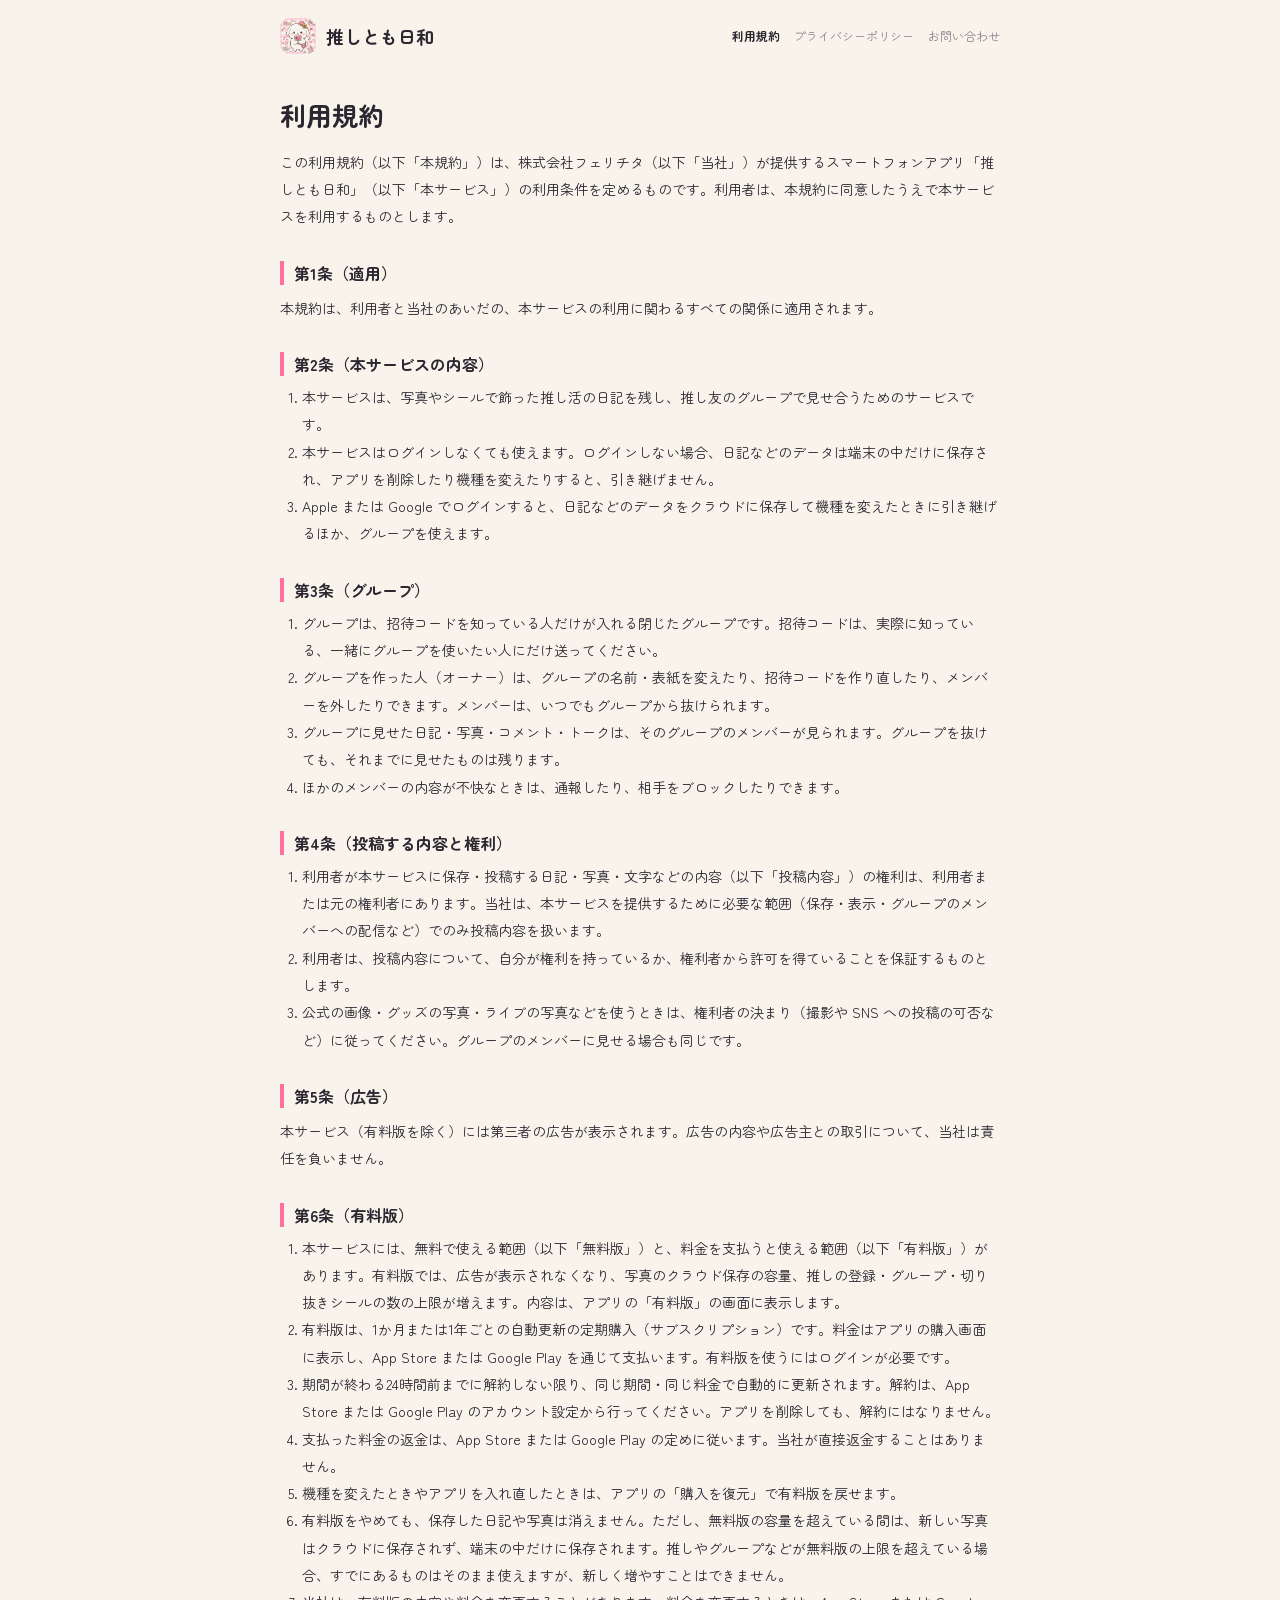
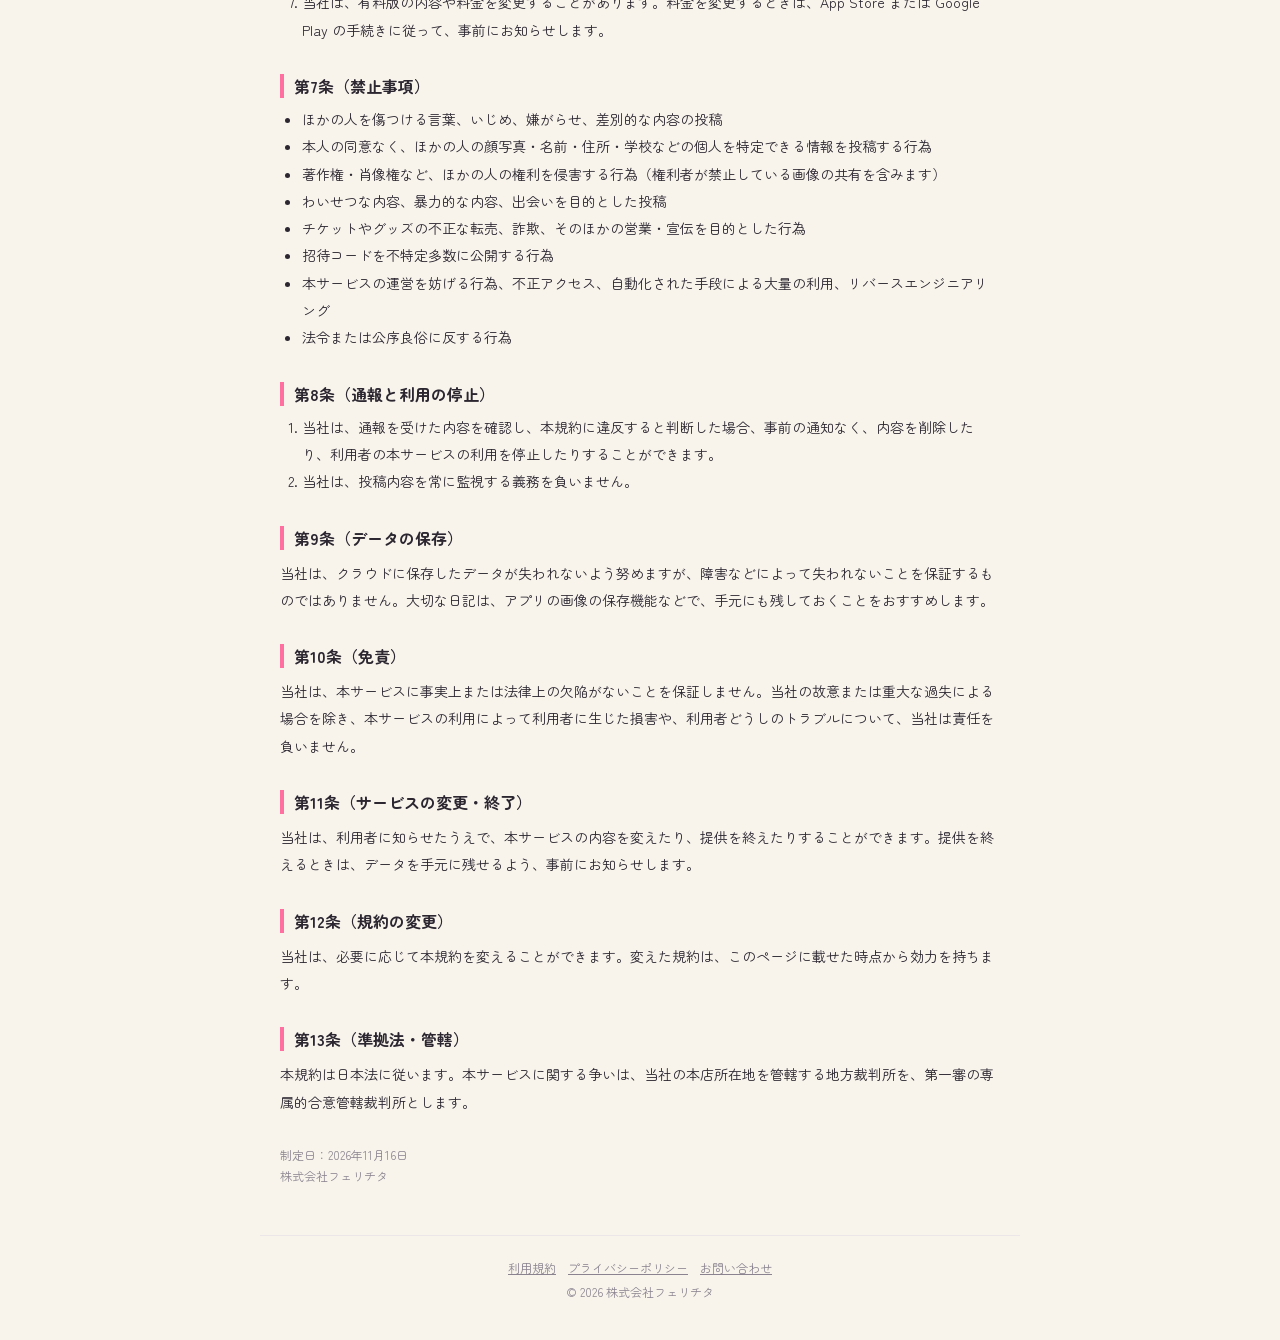
<file: terms.html>
<!doctype html>
<html lang="ja">
<head>
<meta charset="utf-8">
<meta name="viewport" content="width=device-width, initial-scale=1">
<title>利用規約｜推しとも日和</title>
<meta name="description" content="推し活日記アプリ「推しとも日和」の利用規約です。">
<link rel="canonical" href="https://shuto20.github.io/oshitomo/terms.html">
<link rel="icon" href="favicon.png">
<link rel="preconnect" href="https://fonts.googleapis.com">
<link rel="preconnect" href="https://fonts.gstatic.com" crossorigin>
<link href="https://fonts.googleapis.com/css2?family=Zen+Maru+Gothic:wght@500;700&display=swap" rel="stylesheet">
<link rel="stylesheet" href="style.css">
</head>
<body>
<div class="top"><a class="brand" href="./"><img src="icon.png" alt="">推しとも日和</a>
<nav><a href="terms.html" aria-current="page">利用規約</a><a href="privacy.html">プライバシーポリシー</a><a href="support.html">お問い合わせ</a></nav></div>
<main class="doc">

<h1>利用規約</h1>
<p>この利用規約（以下「本規約」）は、株式会社フェリチタ（以下「当社」）が提供するスマートフォンアプリ「推しとも日和」（以下「本サービス」）の利用条件を定めるものです。利用者は、本規約に同意したうえで本サービスを利用するものとします。</p>

<h2>第1条（適用）</h2>
<p>本規約は、利用者と当社のあいだの、本サービスの利用に関わるすべての関係に適用されます。</p>

<h2>第2条（本サービスの内容）</h2>
<ol>
<li>本サービスは、写真やシールで飾った推し活の日記を残し、推し友のグループで見せ合うためのサービスです。</li>
<li>本サービスはログインしなくても使えます。ログインしない場合、日記などのデータは端末の中だけに保存され、アプリを削除したり機種を変えたりすると、引き継げません。</li>
<li>Apple または Google でログインすると、日記などのデータをクラウドに保存して機種を変えたときに引き継げるほか、グループを使えます。</li>
</ol>

<h2>第3条（グループ）</h2>
<ol>
<li>グループは、招待コードを知っている人だけが入れる閉じたグループです。招待コードは、実際に知っている、一緒にグループを使いたい人にだけ送ってください。</li>
<li>グループを作った人（オーナー）は、グループの名前・表紙を変えたり、招待コードを作り直したり、メンバーを外したりできます。メンバーは、いつでもグループから抜けられます。</li>
<li>グループに見せた日記・写真・コメント・トークは、そのグループのメンバーが見られます。グループを抜けても、それまでに見せたものは残ります。</li>
<li>ほかのメンバーの内容が不快なときは、通報したり、相手をブロックしたりできます。</li>
</ol>

<h2>第4条（投稿する内容と権利）</h2>
<ol>
<li>利用者が本サービスに保存・投稿する日記・写真・文字などの内容（以下「投稿内容」）の権利は、利用者または元の権利者にあります。当社は、本サービスを提供するために必要な範囲（保存・表示・グループのメンバーへの配信など）でのみ投稿内容を扱います。</li>
<li>利用者は、投稿内容について、自分が権利を持っているか、権利者から許可を得ていることを保証するものとします。</li>
<li>公式の画像・グッズの写真・ライブの写真などを使うときは、権利者の決まり（撮影や SNS への投稿の可否など）に従ってください。グループのメンバーに見せる場合も同じです。</li>
</ol>

<h2>第5条（広告）</h2>
<p>本サービス（有料版を除く）には第三者の広告が表示されます。広告の内容や広告主との取引について、当社は責任を負いません。</p>

<h2>第6条（有料版）</h2>
<ol>
<li>本サービスには、無料で使える範囲（以下「無料版」）と、料金を支払うと使える範囲（以下「有料版」）があります。有料版では、広告が表示されなくなり、写真のクラウド保存の容量、推しの登録・グループ・切り抜きシールの数の上限が増えます。内容は、アプリの「有料版」の画面に表示します。</li>
<li>有料版は、1か月または1年ごとの自動更新の定期購入（サブスクリプション）です。料金はアプリの購入画面に表示し、App Store または Google Play を通じて支払います。有料版を使うにはログインが必要です。</li>
<li>期間が終わる24時間前までに解約しない限り、同じ期間・同じ料金で自動的に更新されます。解約は、App Store または Google Play のアカウント設定から行ってください。アプリを削除しても、解約にはなりません。</li>
<li>支払った料金の返金は、App Store または Google Play の定めに従います。当社が直接返金することはありません。</li>
<li>機種を変えたときやアプリを入れ直したときは、アプリの「購入を復元」で有料版を戻せます。</li>
<li>有料版をやめても、保存した日記や写真は消えません。ただし、無料版の容量を超えている間は、新しい写真はクラウドに保存されず、端末の中だけに保存されます。推しやグループなどが無料版の上限を超えている場合、すでにあるものはそのまま使えますが、新しく増やすことはできません。</li>
<li>当社は、有料版の内容や料金を変更することがあります。料金を変更するときは、App Store または Google Play の手続きに従って、事前にお知らせします。</li>
</ol>

<h2>第7条（禁止事項）</h2>
<ul>
<li>ほかの人を傷つける言葉、いじめ、嫌がらせ、差別的な内容の投稿</li>
<li>本人の同意なく、ほかの人の顔写真・名前・住所・学校などの個人を特定できる情報を投稿する行為</li>
<li>著作権・肖像権など、ほかの人の権利を侵害する行為（権利者が禁止している画像の共有を含みます）</li>
<li>わいせつな内容、暴力的な内容、出会いを目的とした投稿</li>
<li>チケットやグッズの不正な転売、詐欺、そのほかの営業・宣伝を目的とした行為</li>
<li>招待コードを不特定多数に公開する行為</li>
<li>本サービスの運営を妨げる行為、不正アクセス、自動化された手段による大量の利用、リバースエンジニアリング</li>
<li>法令または公序良俗に反する行為</li>
</ul>

<h2>第8条（通報と利用の停止）</h2>
<ol>
<li>当社は、通報を受けた内容を確認し、本規約に違反すると判断した場合、事前の通知なく、内容を削除したり、利用者の本サービスの利用を停止したりすることができます。</li>
<li>当社は、投稿内容を常に監視する義務を負いません。</li>
</ol>

<h2>第9条（データの保存）</h2>
<p>当社は、クラウドに保存したデータが失われないよう努めますが、障害などによって失われないことを保証するものではありません。大切な日記は、アプリの画像の保存機能などで、手元にも残しておくことをおすすめします。</p>

<h2>第10条（免責）</h2>
<p>当社は、本サービスに事実上または法律上の欠陥がないことを保証しません。当社の故意または重大な過失による場合を除き、本サービスの利用によって利用者に生じた損害や、利用者どうしのトラブルについて、当社は責任を負いません。</p>

<h2>第11条（サービスの変更・終了）</h2>
<p>当社は、利用者に知らせたうえで、本サービスの内容を変えたり、提供を終えたりすることができます。提供を終えるときは、データを手元に残せるよう、事前にお知らせします。</p>

<h2>第12条（規約の変更）</h2>
<p>当社は、必要に応じて本規約を変えることができます。変えた規約は、このページに載せた時点から効力を持ちます。</p>

<h2>第13条（準拠法・管轄）</h2>
<p>本規約は日本法に従います。本サービスに関する争いは、当社の本店所在地を管轄する地方裁判所を、第一審の専属的合意管轄裁判所とします。</p>
<p class="note">制定日：2026年11月16日<br>株式会社フェリチタ</p>
</main>
<footer><a href="terms.html">利用規約</a><a href="privacy.html">プライバシーポリシー</a><a href="support.html">お問い合わせ</a><br>© 2026 株式会社フェリチタ</footer>
</body>
</html>
</file>
<file: style.css>
/* 推しとも日和 公開ページ（アプリと同じ生成り色とピンク） */
:root {
  --bg: #f8f4ec;
  --card: #ffffff;
  --ink: #2b2630;
  --sub: #8b8490;
  --line: #ece6e8;
  --accent: #ff6f9f;
  --accent-deep: #d94f7c;
  --soft: #fff1f5;
}
* { box-sizing: border-box; margin: 0; padding: 0; }
html { -webkit-text-size-adjust: 100%; }
body {
  background: var(--bg);
  color: var(--ink);
  font-family: 'Zen Maru Gothic', 'Hiragino Maru Gothic ProN', 'Hiragino Sans', 'Yu Gothic', sans-serif;
  line-height: 1.8;
}
a { color: var(--accent-deep); }
img { max-width: 100%; height: auto; }

/* ヘッダー */
.top { max-width: 760px; margin: 0 auto; padding: 18px 20px; display: flex; align-items: center; gap: 12px; flex-wrap: wrap; }
.brand { display: flex; align-items: center; gap: 10px; color: var(--ink); text-decoration: none; font-weight: 700; font-size: 18px; }
.brand img { width: 36px; height: 36px; border-radius: 9px; }
.top nav { margin-left: auto; display: flex; gap: 14px; flex-wrap: wrap; font-size: 12px; }
.top nav a { color: var(--sub); text-decoration: none; }
.top nav a[aria-current] { color: var(--ink); font-weight: 700; }

/* 紹介ページ */
.hero { max-width: 760px; margin: 0 auto; padding: 8px 20px 0; display: grid; grid-template-columns: 1fr 1fr; gap: 24px; align-items: center; }
.hero h1 { font-size: 30px; line-height: 1.5; }
.hero h1 span { color: var(--accent-deep); }
.hero .lead { color: var(--sub); margin-top: 14px; font-size: 15px; }
.hero .art { border-radius: 24px; overflow: hidden; box-shadow: 0 12px 30px -16px rgba(80, 40, 60, 0.4); }
.hero .art img { display: block; }
.badges { margin-top: 20px; padding: 14px 16px; border-radius: 16px; background: var(--card); border: 1px dashed #f3b8cb; font-size: 13px; color: var(--sub); }
.badges b { color: var(--ink); }

.section { max-width: 760px; margin: 0 auto; padding: 40px 20px 0; }
.section h2 { font-size: 20px; text-align: center; }
.section h2::after { content: ''; display: block; width: 36px; height: 3px; border-radius: 2px; background: var(--accent); margin: 10px auto 0; }
.features { display: grid; grid-template-columns: 1fr 1fr; gap: 14px; margin-top: 22px; }
.feature { background: var(--card); border-radius: 18px; padding: 18px; border: 1px solid var(--line); }
.feature .em { font-size: 26px; line-height: 1; }
.feature h3 { font-size: 16px; margin-top: 10px; }
.feature p { font-size: 13px; color: var(--sub); margin-top: 6px; line-height: 1.75; }
.safe { margin-top: 22px; background: var(--soft); border-radius: 18px; padding: 18px 20px; }
.safe li { font-size: 14px; margin-left: 1.2em; line-height: 1.9; }
.plans { display: grid; grid-template-columns: 1fr 1fr; gap: 14px; margin-top: 22px; }
.plan { background: var(--card); border-radius: 18px; padding: 18px; border: 1px solid var(--line); }
.plan.paid { border: 2px solid var(--accent); }
.plan h3 { font-size: 16px; }
.plan .price { font-size: 13px; color: var(--sub); }
.plan ul { margin-top: 8px; }
.plan li { font-size: 13px; margin-left: 1.2em; line-height: 1.9; }

/* 読み物のページ（規約・プライバシー・お問い合わせ） */
.doc { max-width: 760px; margin: 0 auto; padding: 8px 20px 0; }
.doc h1 { font-size: 26px; margin-top: 12px; }
.doc h2 { font-size: 16px; margin-top: 30px; padding-left: 10px; border-left: 4px solid var(--accent); line-height: 1.5; }
.doc p, .doc li { font-size: 14px; line-height: 1.95; }
.doc p { margin-top: 10px; }
.doc ol, .doc ul { padding-left: 1.4em; margin-top: 8px; }
.doc b { color: var(--ink); }
.doc .wide { overflow-x: auto; margin-top: 12px; }
.doc table { border-collapse: collapse; width: 100%; min-width: 540px; background: var(--card); }
.doc th, .doc td { border: 1px solid var(--line); padding: 8px 10px; text-align: left; vertical-align: top; font-size: 13px; line-height: 1.7; }
.doc th { color: var(--sub); font-weight: 700; background: #fcfafa; }
.doc .card { margin-top: 12px; padding: 16px 18px; border-radius: 16px; background: var(--card); border: 1px solid var(--line); }
.doc .card p { margin-top: 4px; font-size: 13px; color: #5d5662; }
.doc .card ul { font-size: 13px; }
.doc .note { color: var(--sub); font-size: 12px; margin-top: 28px; line-height: 1.8; }

footer { max-width: 760px; margin: 48px auto 0; padding: 20px 20px 36px; border-top: 1px solid var(--line); font-size: 12px; color: var(--sub); text-align: center; line-height: 2; }
footer a { color: var(--sub); margin: 0 6px; }

@media (max-width: 640px) {
  .hero { grid-template-columns: 1fr; }
  .hero .art { max-width: 320px; margin: 0 auto; }
  .hero h1 { font-size: 25px; }
  .features, .plans { grid-template-columns: 1fr; }
}
</file>
